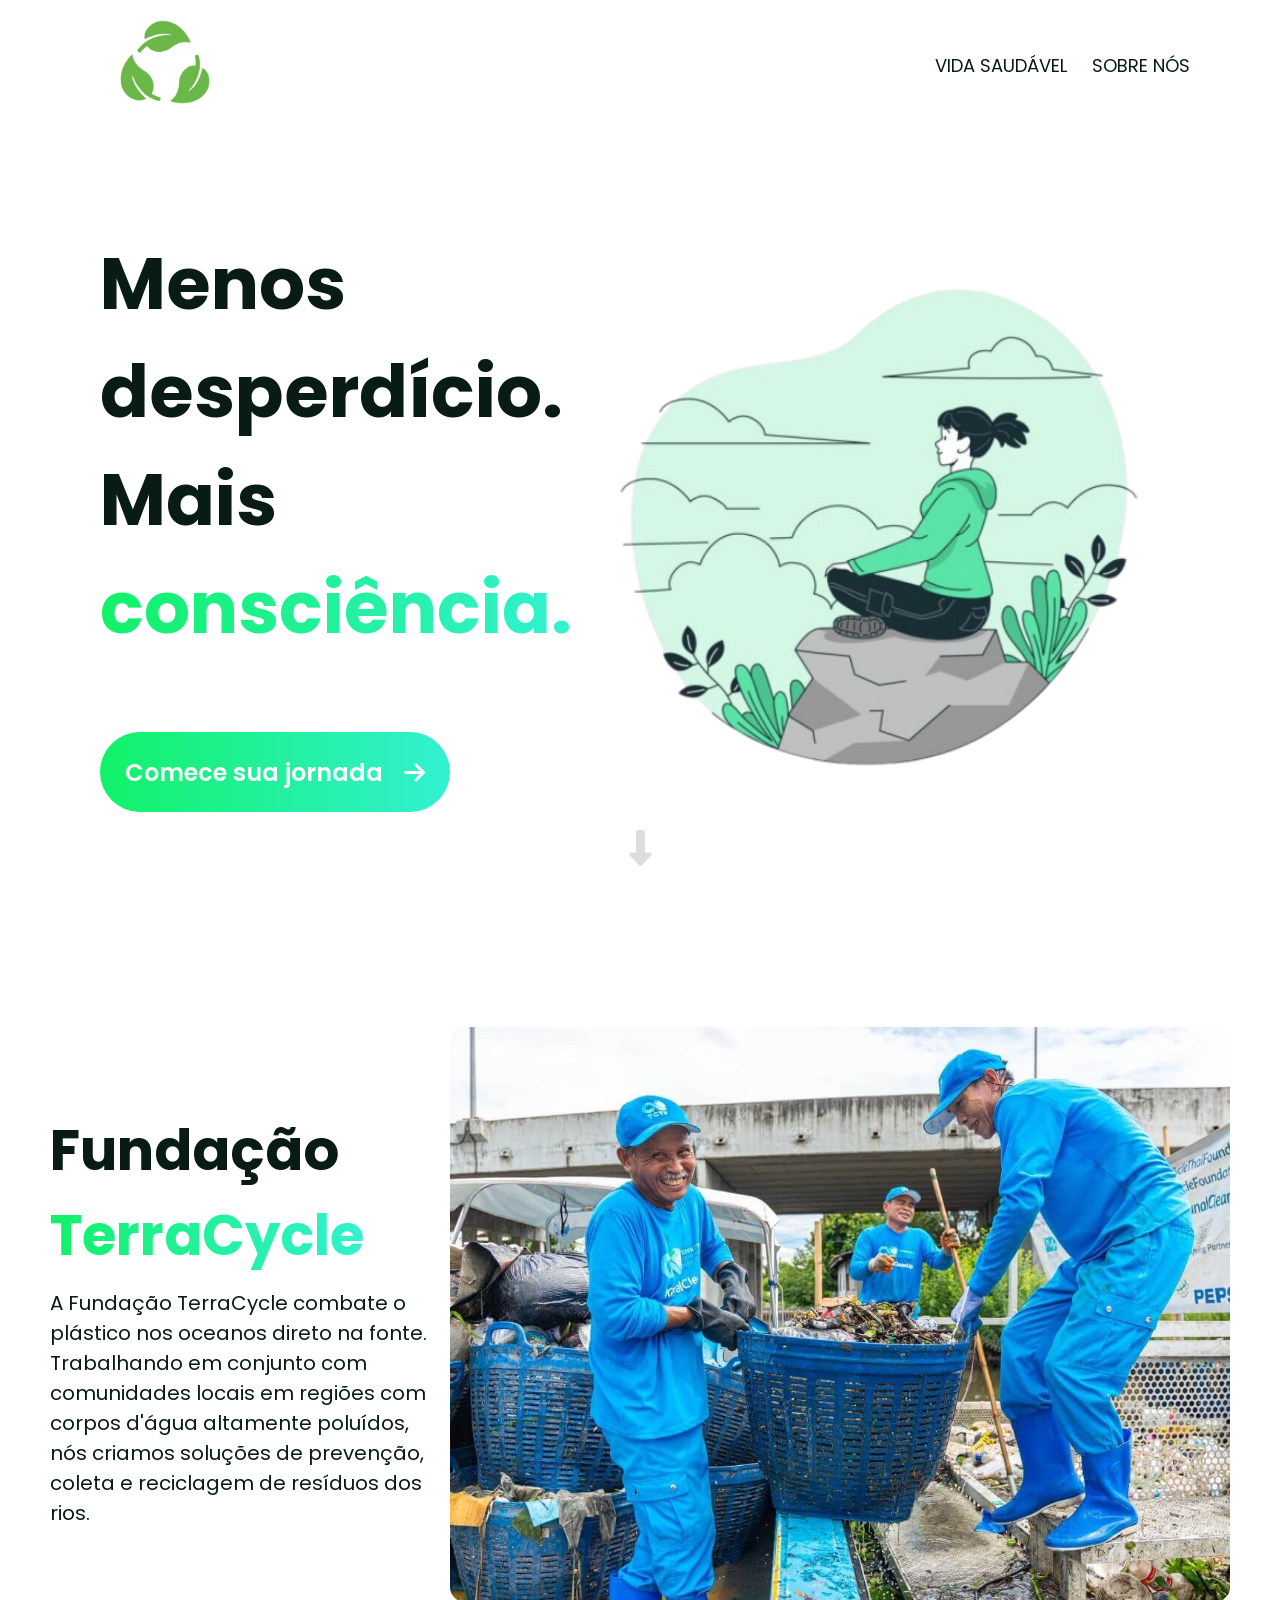
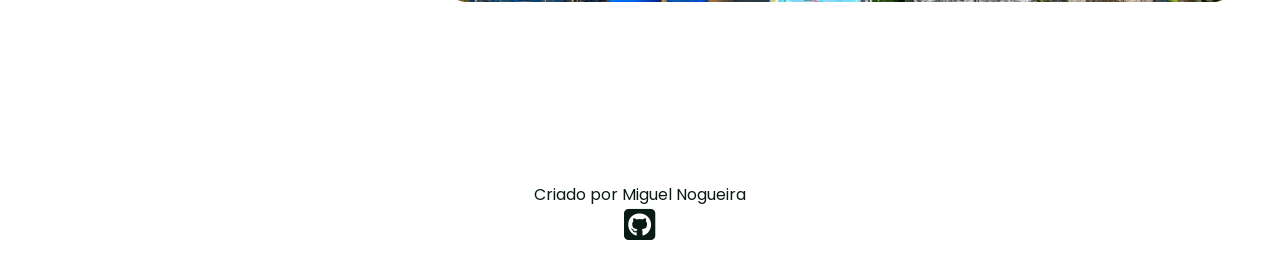
<file: index.html>
<!DOCTYPE html>
<html lang="en" data-theme="light">
    <head>
        <meta charset="UTF-8" />
        <meta name="viewport" content="width=device-width, initial-scale=1.0" />
        <title>TeraCycle</title>
        <link rel="shortcut icon" href="./img/logo.png" type="image/x-icon" />
        <link rel="stylesheet" href="./styles/nav.css" />
        <link rel="stylesheet" href="./styles/style.css" />
        <link rel="stylesheet" href="./styles/root.css" />
        <link
            rel="stylesheet"
            href="https://cdnjs.cloudflare.com/ajax/libs/font-awesome/6.7.2/css/all.min.css"
            integrity="sha512-Evv84Mr4kqVGRNSgIGL/F/aIDqQb7xQ2vcrdIwxfjThSH8CSR7PBEakCr51Ck+w+/U6swU2Im1vVX0SVk9ABhg=="
            crossorigin="anonymous"
            referrerpolicy="no-referrer"
        />
    </head>
    <body>
        <nav>
            <a href="./index.html"><img src="./img/logo.png" alt="" /></a>
            <ul>
                <li><a href="./healthy.html">Vida Saudável </a></li>
                <li><a href="./aboutus.html">Sobre nós</a></li>
            </ul>
        </nav>
        <main id="banner">
            <div id="left">
                <h2>
                    Menos desperdício. <br />
                    Mais <br />
                    <span>consciência.</span>
                </h2>
                <a href="#info">
                    <span>Comece sua jornada</span>
                    <i class="fa-solid fa-arrow-right"></i>
                </a>
            </div>
            <img src="/img/right.png" alt="" />
        </main>
        <i class="fa-solid fa-down-long" id="scroll-fig"></i>
        <main id="info">
            <section>
                <h3>Fundação <span>TerraCycle</span></h3>
                <p>
                    A Fundação TerraCycle combate o plástico nos oceanos direto
                    na fonte. Trabalhando em conjunto com comunidades locais em
                    regiões com corpos d'água altamente poluídos, nós criamos
                    soluções de prevenção, coleta e reciclagem de resíduos dos
                    rios.
                </p>
            </section>
            <figure>
                <img src="./img/workers.jpg" alt="" />
            </figure>
        </main>
        <footer>
            <p>Criado por Miguel Nogueira</p>
            <a href="https://github.com/miguelmnogueira"
                ><i class="fa-brands fa-square-github"></i
            ></a>
        </footer>
    </body>
    <script></script>
</html>
</file>
<file: styles/nav.css>
@import url("https://fonts.googleapis.com/css2?family=Poppins:ital,wght@0,100;0,200;0,300;0,400;0,500;0,600;0,700;0,800;0,900;1,100;1,200;1,300;1,400;1,500;1,600;1,700;1,800;1,900&display=swap");

:root[data-theme="light"] {
    --text: #091b15;
    --background: #ffffff;
    --background-70: #ffffffb7;
    --primary: #32f1d1;
    --secondary: #7beac5;
    --accent: #12f168;
}
:root[data-theme="dark"] {
    --text: #e4f6f0;
    --background: #081c16;
    --background-70: #081c16a1;
    --primary: #32f1d1;
    --secondary: #19b366;
    --accent: #12f168;
    --button-text: #3b3b3b;
}

body {
    background-color: var(--background);
}

nav {
    position: fixed;
    top: 0;
    left: 0;
    height: 130px;
    width: 100%;
    display: flex;
    align-items: center;
    justify-content: space-between;
    padding: 0 7%;
    background: linear-gradient(
        to bottom,
        var(--background) 30%,
        var(--background-70)
    );
    backdrop-filter: blur(4px);
}

nav img {
    margin-left: 25px;
    height: 100px;
}

nav ul {
    display: flex;
    list-style: none;
    gap: 25px;
}

nav li a {
    font-size: 18px;
    text-transform: uppercase;
    color: var(--text);
    text-decoration: none;
    transition: 0.3s;
}

nav li a:hover {
    text-decoration: underline;
}

#banner {
    margin-top: 230px;
    padding: 0 100px;
}
* {
    color: var(--text);
}
</file>
<file: styles/style.css>
#banner h2 span,
#info h3 span {
    background: linear-gradient(to right, var(--accent), var(--primary));
    background-clip: text;
    -webkit-background-clip: text;
    -webkit-text-fill-color: transparent;
}
#banner h2 {
    font-size: 72px;
}
#banner a {
    text-decoration: none;
    align-self: flex-end;
    height: 80px;
    padding: 20px 25px;
    font-size: 24px;
    background: linear-gradient(to right, var(--accent), var(--primary));
    border: 0;
    border-radius: 50px;
    border: 1px solid --background-70;
    cursor: pointer;
    margin-top: 70px;
    font-weight: 600;
    transition: 0.3s;
    display: flex;
    align-items: center;
    width: 350px;
    justify-content: space-between;
}
#banner a span,
#banner a i {
    color: var(--background);
}
#banner a:hover {
    padding: 20px 28px;
    width: 370px;
    gap: 20px;
}
#banner a:hover > i::before {
    width: 90px;
}
#banner {
    display: flex;
    justify-content: space-between;
    height: calc(100vh - 300px);
}
:root[data-theme="dark"] > #banner img {
    display: none;
}

main {
    height: 100vh;
}

#info {
    display: flex;
    justify-content: space-around;
    align-items: center;
    padding: 0 50px;
}

#info h3 {
    font-size: 56px;
    margin-bottom: 10px;
}
#info figure img {
    width: 780px;
    border-radius: 15px;
}

#info section {
    max-width: 650px;
}

#info p {
    font-size: 20px;
    max-width: 620px;
}

#scroll-fig {
    width: 100%;
    text-align: center;
    font-size: 36px;
    color: #dddddd;
}

footer {
    width: 100%;
    height: 90px;
    justify-content: center;
    align-items: center;
    flex-direction: column;
    display: flex;
}
footer i {
    color: var(--text);

    font-size: 36px;
}
</file>
<file: styles/root.css>
html {
    scroll-behavior: smooth;
}

* {
    font-family: Poppins;
    box-sizing: border-box;
    padding: 0;
    margin: 0;
}
</file>
